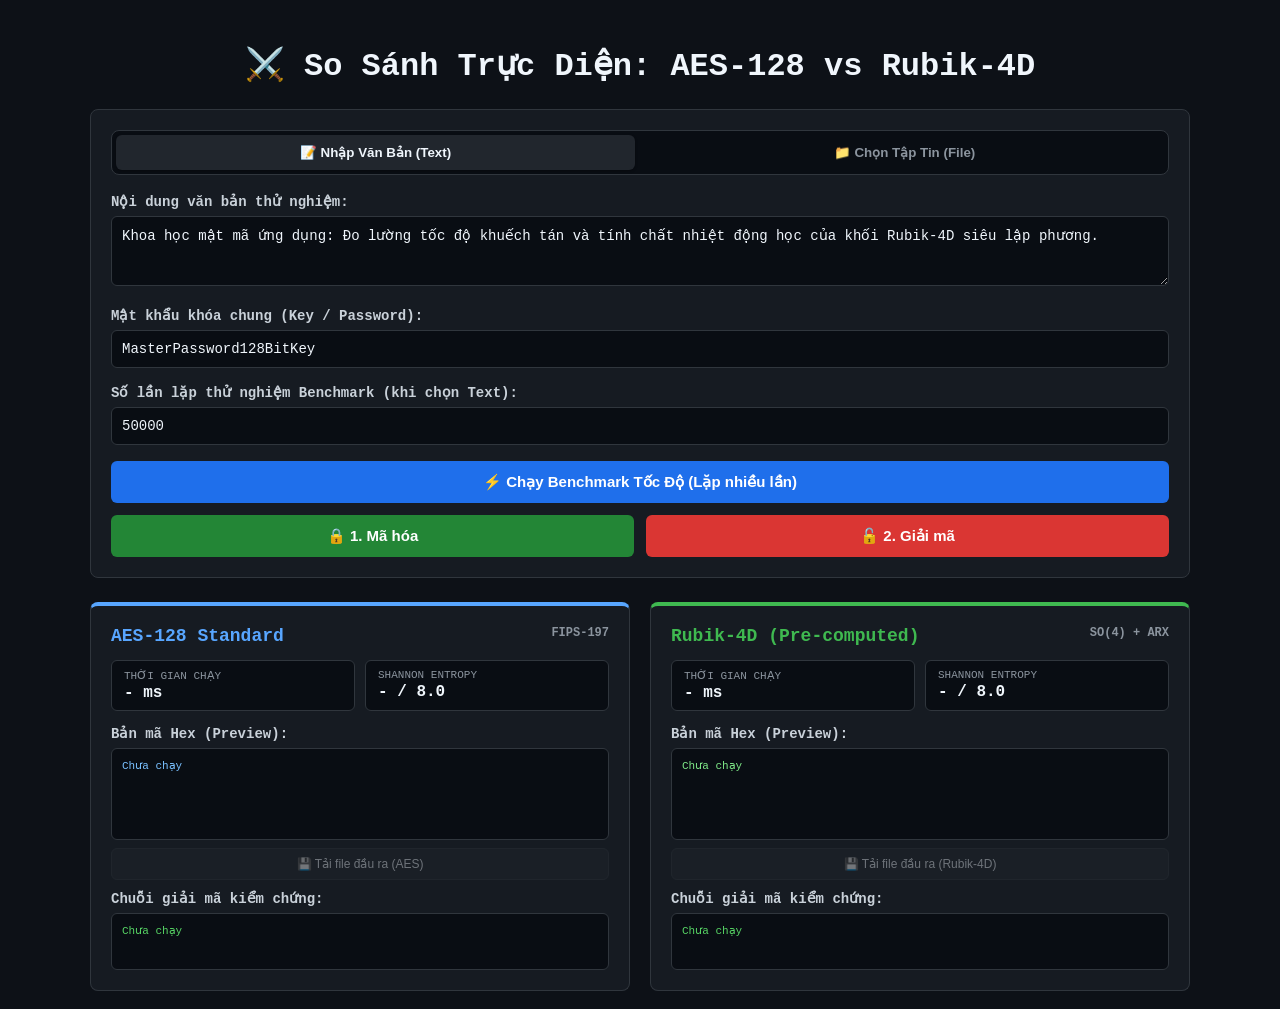
<file: aesvs4d.html>
<!DOCTYPE html>
<html lang="vi">
<head>
    <meta charset="UTF-8">
    <meta name="viewport" content="width=device-width, initial-scale=1.0">
    <title>Benchmark: AES-128 vs Rubik-4D</title>
    <!-- Nạp 2 thư viện mã hóa độc lập -->
    <script src="aes128.js"></script>
    <script src="rubik4d.js"></script>
    <style>
        :root {
            --bg: #0d1117;
            --card: #161b22;
            --border: #30363d;
            --text: #c9d1d9;
            --accent-aes: #58a6ff;
            --accent-rubik: #3fb950;
            --code-bg: #090d13;
        }
        body {
            font-family: -apple-system, BlinkMacSystemFont, "Segoe UI", Roboto, monospace;
            background-color: var(--bg);
            color: var(--text);
            margin: 0;
            padding: 24px;
        }
        .container {
            max-width: 1100px;
            margin: 0 auto;
        }
        h1 {
            text-align: center;
            margin-bottom: 24px;
            color: #f0f6fc;
        }
        .input-card {
            background-color: var(--card);
            border: 1px solid var(--border);
            border-radius: 8px;
            padding: 20px;
            margin-bottom: 24px;
        }
        .mode-selector {
            display: flex;
            gap: 10px;
            margin-bottom: 18px;
            background: var(--code-bg);
            padding: 4px;
            border-radius: 8px;
            border: 1px solid var(--border);
        }
        .tab-btn {
            flex: 1;
            padding: 10px;
            background: transparent;
            color: #8b949e;
            border: none;
            border-radius: 6px;
            font-weight: 600;
            cursor: pointer;
            transition: all 0.2s;
        }
        .tab-btn.active {
            background: #21262d;
            color: #f0f6fc;
            box-shadow: 0 1px 3px rgba(0,0,0,0.3);
        }
        .form-group {
            margin-bottom: 16px;
        }
        label {
            display: block;
            margin-bottom: 6px;
            font-weight: 600;
            font-size: 14px;
        }
        input, textarea {
            width: 100%;
            background-color: var(--code-bg);
            border: 1px solid var(--border);
            border-radius: 6px;
            color: #f0f6fc;
            padding: 10px;
            font-family: inherit;
            box-sizing: border-box;
            font-size: 14px;
        }
        .file-upload-zone {
            border: 2px dashed var(--border);
            border-radius: 6px;
            padding: 24px;
            text-align: center;
            background-color: var(--code-bg);
            cursor: pointer;
        }
        .btn-group {
            display: grid;
            grid-template-columns: 1fr 1fr;
            gap: 12px;
            margin-top: 16px;
        }
        button.action-btn {
            color: #ffffff;
            border: none;
            padding: 12px 20px;
            border-radius: 6px;
            font-size: 15px;
            font-weight: 600;
            cursor: pointer;
            transition: opacity 0.2s;
        }
        button.action-btn:hover { opacity: 0.85; }
        .btn-benchmark { background-color: #1f6feb; grid-column: span 2; }
        .btn-enc { background-color: #238636; }
        .btn-dec { background-color: #da3633; }
        .btn-download {
            background-color: #21262d;
            border: 1px solid var(--border);
            color: #f0f6fc;
            padding: 8px 12px;
            font-size: 12px;
            margin-top: 8px;
            width: 100%;
            border-radius: 6px;
            cursor: pointer;
        }
        .btn-download:disabled {
            opacity: 0.4;
            cursor: not-allowed;
        }
        .comparison-grid {
            display: grid;
            grid-template-columns: 1fr 1fr;
            gap: 20px;
        }
        .cipher-box {
            background-color: var(--card);
            border: 1px solid var(--border);
            border-radius: 8px;
            padding: 20px;
        }
        .cipher-box.aes { border-top: 4px solid var(--accent-aes); }
        .cipher-box.rubik { border-top: 4px solid var(--accent-rubik); }
        .cipher-title {
            font-size: 18px;
            margin-top: 0;
            margin-bottom: 14px;
            display: flex;
            justify-content: space-between;
        }
        .cipher-title.aes { color: var(--accent-aes); }
        .cipher-title.rubik { color: var(--accent-rubik); }
        .stat-grid {
            display: grid;
            grid-template-columns: 1fr 1fr;
            gap: 10px;
            margin-bottom: 14px;
        }
        .stat-item {
            background: var(--code-bg);
            padding: 8px 12px;
            border-radius: 6px;
            border: 1px solid var(--border);
        }
        .stat-label {
            font-size: 11px;
            text-transform: uppercase;
            color: #8b949e;
        }
        .stat-val {
            font-size: 16px;
            font-weight: bold;
            color: #f0f6fc;
            margin-top: 2px;
        }
        .output-box {
            background-color: var(--code-bg);
            border: 1px solid var(--border);
            border-radius: 6px;
            padding: 10px;
            font-size: 11px;
            word-break: break-all;
            height: 70px;
            overflow-y: auto;
            color: #79c0ff;
        }
    </style>
</head>
<body>

<div class="container">
    <h1>⚔️ So Sánh Trực Diện: AES-128 vs Rubik-4D</h1>

    <div class="input-card">
        <div class="mode-selector">
            <button class="tab-btn active" id="tabText" onclick="switchMode('text')">📝 Nhập Văn Bản (Text)</button>
            <button class="tab-btn" id="tabFile" onclick="switchMode('file')">📁 Chọn Tập Tin (File)</button>
        </div>

        <div id="sectionText" class="form-group">
            <label for="plainText">Nội dung văn bản thử nghiệm:</label>
            <textarea id="plainText" rows="3">Khoa học mật mã ứng dụng: Đo lường tốc độ khuếch tán và tính chất nhiệt động học của khối Rubik-4D siêu lập phương.</textarea>
        </div>

        <div id="sectionFile" class="form-group" style="display: none;">
            <label>Chọn tập tin từ máy tính (Ảnh, PDF, ZIP, Binary...):</label>
            <div class="file-upload-zone" onclick="document.getElementById('fileInput').click()">
                <span id="fileLabel">📁 Bấm vào đây để chọn file từ máy...</span>
                <input type="file" id="fileInput" style="display: none;" onchange="handleFileSelect(event)">
            </div>
        </div>

        <div class="form-group">
            <label for="password">Mật khẩu khóa chung (Key / Password):</label>
            <input type="text" id="password" value="MasterPassword128BitKey">
        </div>

        <div id="benchmarkItersGroup" class="form-group">
            <label for="iterations">Số lần lặp thử nghiệm Benchmark (khi chọn Text):</label>
            <input type="number" id="iterations" value="50000" min="100" max="100000">
        </div>

        <div class="btn-group">
            <button id="btnBenchmark" class="action-btn btn-benchmark" onclick="runBenchmark()">⚡ Chạy Benchmark Tốc Độ (Lặp nhiều lần)</button>
            <button class="action-btn btn-enc" onclick="executeProcess(true)">🔒 1. Mã hóa</button>
            <button class="action-btn btn-dec" onclick="executeProcess(false)">🔓 2. Giải mã</button>
        </div>
    </div>

    <div class="comparison-grid">
        <!-- CỘT AES-128 -->
        <div class="cipher-box aes">
            <h2 class="cipher-title aes">
                <span>AES-128 Standard</span>
                <span style="font-size: 12px; color: #8b949e;">FIPS-197</span>
            </h2>
            <div class="stat-grid">
                <div class="stat-item">
                    <div class="stat-label">Thời gian chạy</div>
                    <div class="stat-val" id="aesTime">- ms</div>
                </div>
                <div class="stat-item">
                    <div class="stat-label">Shannon Entropy</div>
                    <div class="stat-val" id="aesEntropy">- / 8.0</div>
                </div>
            </div>
            <label>Bản mã Hex (Preview):</label>
            <div class="output-box" id="aesCiphertext">Chưa chạy</div>
            <button class="btn-download" id="btnDownloadAES" disabled onclick="downloadResult('aes')">💾 Tải file đầu ra (AES)</button>
            <label style="margin-top: 10px;">Chuỗi giải mã kiểm chứng:</label>
            <div class="output-box" style="height: 35px; color: #56d364;" id="aesDecrypted">Chưa chạy</div>
        </div>

        <!-- CỘT RUBIK-4D -->
        <div class="cipher-box rubik">
            <h2 class="cipher-title rubik">
                <span>Rubik-4D (Pre-computed)</span>
                <span style="font-size: 12px; color: #8b949e;">SO(4) + ARX</span>
            </h2>
            <div class="stat-grid">
                <div class="stat-item">
                    <div class="stat-label">Thời gian chạy</div>
                    <div class="stat-val" id="rubikTime">- ms</div>
                </div>
                <div class="stat-item">
                    <div class="stat-label">Shannon Entropy</div>
                    <div class="stat-val" id="rubikEntropy">- / 8.0</div>
                </div>
            </div>
            <label>Bản mã Hex (Preview):</label>
            <div class="output-box" id="rubikCiphertext" style="color: #7ee787;">Chưa chạy</div>
            <button class="btn-download" id="btnDownloadRubik" disabled onclick="downloadResult('rubik')">💾 Tải file đầu ra (Rubik-4D)</button>
            <label style="margin-top: 10px;">Chuỗi giải mã kiểm chứng:</label>
            <div class="output-box" style="height: 35px; color: #56d364;" id="rubikDecrypted">Chưa chạy</div>
        </div>
    </div>
</div>

<script>
let currentMode = 'text';
let uploadedFileBytes = null;
let uploadedFileName = "data.bin";
let lastAESResult = null;
let lastRubikResult = null;

function switchMode(mode) {
    currentMode = mode;
    const isText = (mode === 'text');
    
    document.getElementById('tabText').classList.toggle('active', isText);
    document.getElementById('tabFile').classList.toggle('active', !isText);
    
    document.getElementById('sectionText').style.display = isText ? 'block' : 'none';
    document.getElementById('sectionFile').style.display = isText ? 'none' : 'block';
    document.getElementById('benchmarkItersGroup').style.display = isText ? 'block' : 'none';
    document.getElementById('btnBenchmark').style.display = isText ? 'block' : 'none';
}

function handleFileSelect(event) {
    const file = event.target.files[0];
    if (!file) return;
    uploadedFileName = file.name;
    document.getElementById("fileLabel").innerText = `📄 ${file.name} (${(file.size / 1024).toFixed(2)} KB)`;

    const reader = new FileReader();
    reader.onload = (e) => {
        uploadedFileBytes = new Uint8Array(e.target.result);
    };
    reader.readAsArrayBuffer(file);
}

function bytesToHex(bytes, limit = 256) {
    const slice = bytes.subarray(0, limit);
    let hex = Array.from(slice).map(b => b.toString(16).padStart(2, '0')).join('');
    if (bytes.length > limit) hex += `... [${bytes.length} bytes]`;
    return hex;
}

function calculateEntropy(bytes) {
    const freq = new Array(256).fill(0);
    for (let i = 0; i < bytes.length; i++) freq[bytes[i]]++;
    let entropy = 0;
    for (let i = 0; i < 256; i++) {
        if (freq[i] > 0) {
            const p = freq[i] / bytes.length;
            entropy -= p * Math.log2(p);
        }
    }
    return entropy.toFixed(4);
}

function downloadBlob(bytes, filename) {
    const blob = new Blob([bytes], { type: "application/octet-stream" });
    const url = URL.createObjectURL(blob);
    const a = document.createElement("a");
    a.href = url;
    a.download = filename;
    document.body.appendChild(a);
    a.click();
    document.body.removeChild(a);
    URL.revokeObjectURL(url);
}

function downloadResult(type) {
    if (type === 'aes' && lastAESResult) {
        downloadBlob(lastAESResult, `aes_${uploadedFileName}`);
    } else if (type === 'rubik' && lastRubikResult) {
        downloadBlob(lastRubikResult, `rubik4d_${uploadedFileName}`);
    }
}

function getSelectedBytes() {
    if (currentMode === 'file') {
        if (!uploadedFileBytes) {
            alert("Vui lòng chọn file trước!");
            return null;
        }
        return uploadedFileBytes;
    } else {
        const text = document.getElementById("plainText").value;
        if (!text) {
            alert("Vui lòng nhập văn bản!");
            return null;
        }
        uploadedFileName = "text_data.txt";
        return new TextEncoder().encode(text);
    }
}

function executeProcess(isEncrypt) {
    const inputBytes = getSelectedBytes();
    const password = document.getElementById("password").value;

    if (!inputBytes || !password) return;

    try {
        // Xử lý AES
        const t0AES = performance.now();
        lastAESResult = isEncrypt ? AES128.encryptBytes(inputBytes, password) : AES128.decryptBytes(inputBytes, password);
        const t1AES = performance.now();

        document.getElementById("aesTime").innerText = `${(t1AES - t0AES).toFixed(2)} ms`;
        document.getElementById("aesEntropy").innerText = calculateEntropy(lastAESResult);
        document.getElementById("aesCiphertext").innerText = bytesToHex(lastAESResult);
        document.getElementById("btnDownloadAES").disabled = false;
        
        try {
            document.getElementById("aesDecrypted").innerText = new TextDecoder().decode(lastAESResult).substring(0, 100);
        } catch {
            document.getElementById("aesDecrypted").innerText = "[Dữ liệu nhị phân không phải chuỗi UTF-8]";
        }

        // Xử lý Rubik-4D
        const t0Rubik = performance.now();
        lastRubikResult = isEncrypt ? Rubik4DCrypto.encryptBytes(inputBytes, password) : Rubik4DCrypto.decryptBytes(inputBytes, password);
        const t1Rubik = performance.now();

        document.getElementById("rubikTime").innerText = `${(t1Rubik - t0Rubik).toFixed(2)} ms`;
        document.getElementById("rubikEntropy").innerText = calculateEntropy(lastRubikResult);
        document.getElementById("rubikCiphertext").innerText = bytesToHex(lastRubikResult);
        document.getElementById("btnDownloadRubik").disabled = false;

        try {
            document.getElementById("rubikDecrypted").innerText = new TextDecoder().decode(lastRubikResult).substring(0, 100);
        } catch {
            document.getElementById("rubikDecrypted").innerText = "[Dữ liệu nhị phân không phải chuỗi UTF-8]";
        }

    } catch (err) {
        alert("Lỗi thực thi: " + err.message);
    }
}

function runBenchmark() {
    const text = document.getElementById("plainText").value;
    const password = document.getElementById("password").value;
    const iters = parseInt(document.getElementById("iterations").value, 10);

    if (!text || !password) {
        alert("Vui lòng nhập Text và Mật khẩu!");
        return;
    }

    const rawBytes = new TextEncoder().encode(text);
    uploadedFileName = "benchmark_text.txt";

    // Benchmark AES
    const t0AES = performance.now();
    for (let i = 0; i < iters; i++) {
        lastAESResult = AES128.encryptBytes(rawBytes, password);
    }
    const t1AES = performance.now();

    document.getElementById("aesTime").innerText = `${(t1AES - t0AES).toFixed(2)} ms (${iters} lần)`;
    document.getElementById("aesEntropy").innerText = calculateEntropy(lastAESResult);
    document.getElementById("aesCiphertext").innerText = bytesToHex(lastAESResult);
    document.getElementById("aesDecrypted").innerText = new TextDecoder().decode(AES128.decryptBytes(lastAESResult, password));
    document.getElementById("btnDownloadAES").disabled = false;

    // Benchmark Rubik-4D
    const t0Rubik = performance.now();
    for (let i = 0; i < iters; i++) {
        lastRubikResult = Rubik4DCrypto.encryptBytes(rawBytes, password);
    }
    const t1Rubik = performance.now();

    document.getElementById("rubikTime").innerText = `${(t1Rubik - t0Rubik).toFixed(2)} ms (${iters} lần)`;
    document.getElementById("rubikEntropy").innerText = calculateEntropy(lastRubikResult);
    document.getElementById("rubikCiphertext").innerText = bytesToHex(lastRubikResult);
    document.getElementById("rubikDecrypted").innerText = new TextDecoder().decode(Rubik4DCrypto.decryptBytes(lastRubikResult, password));
    document.getElementById("btnDownloadRubik").disabled = false;
}
</script>

</body>
</html>
</file>
